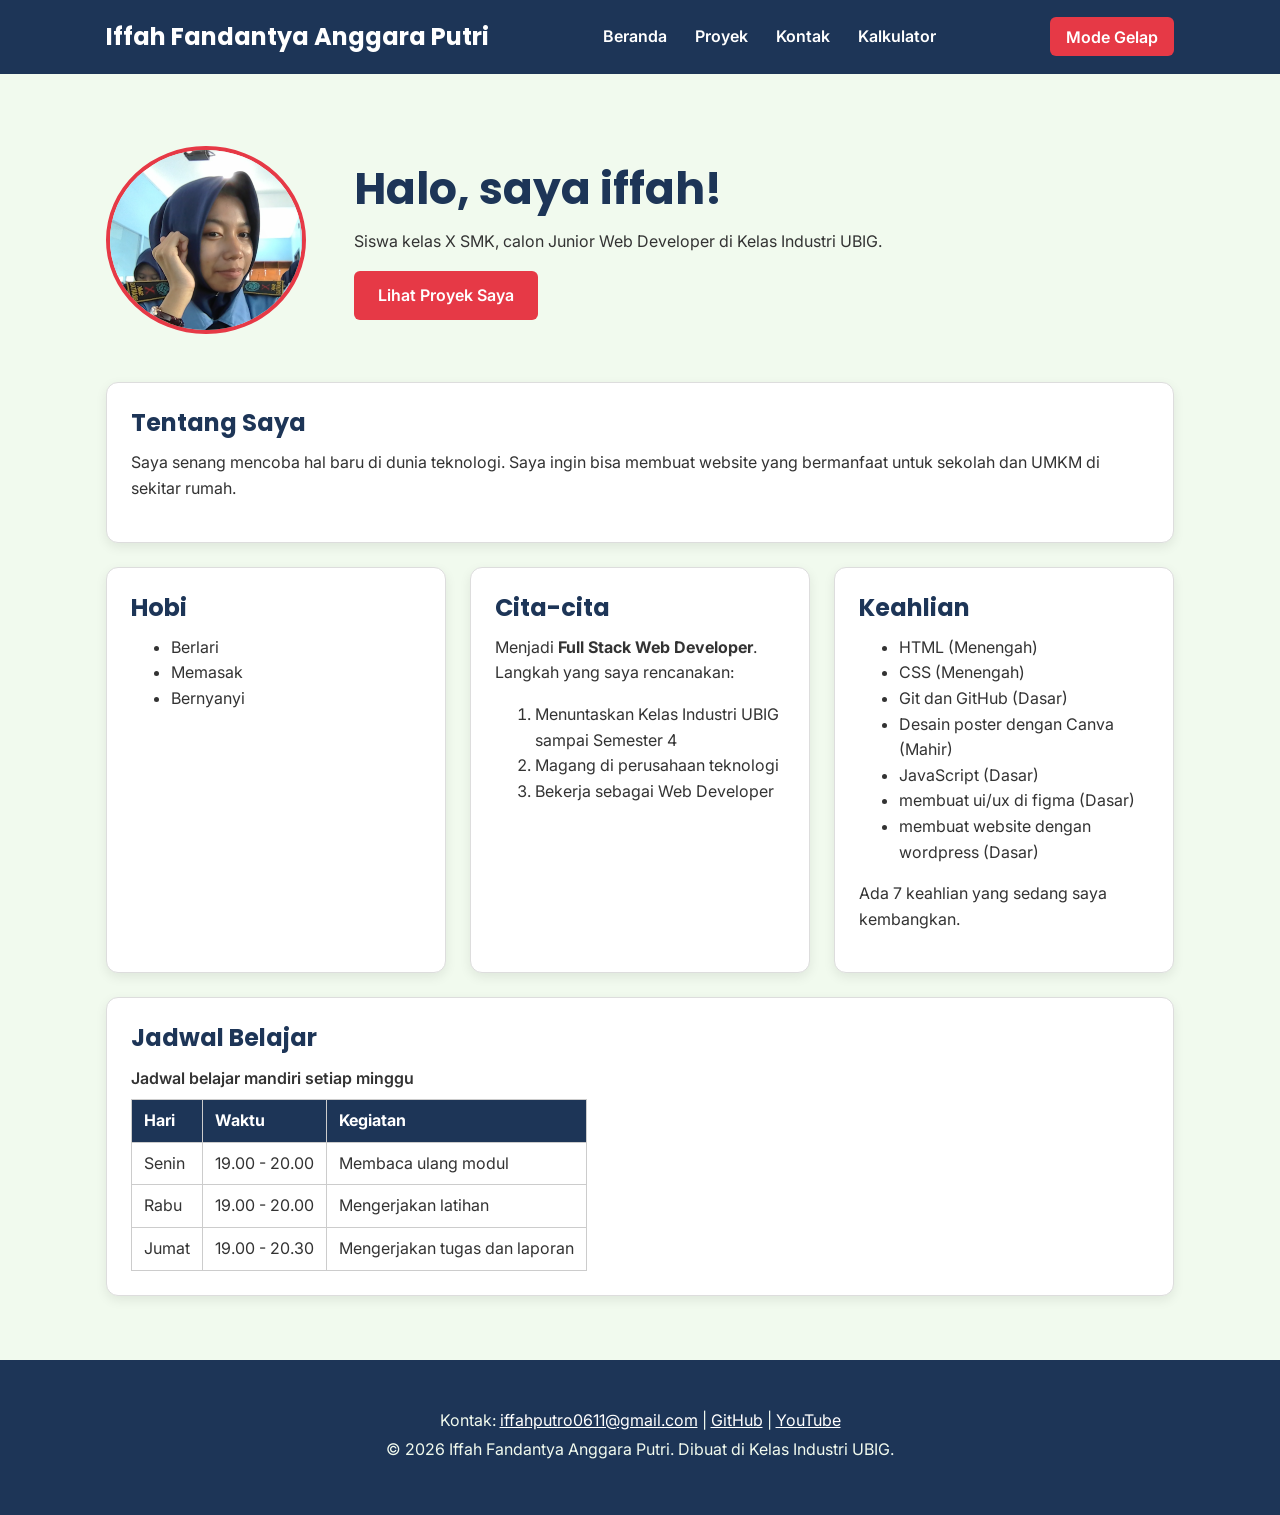
<file: index.html>
<!DOCTYPE html>
<html lang="id">

<head>
  <meta charset="UTF-8">
  <meta name="viewport" content="width=device-width, initial-scale=1.0">
  <title>Iffah Fandantya Anggara Putri | Beranda</title>
  <link rel="icon" href="img/captured_image (1).png">
  <link rel="preconnect" href="https://fonts.googleapis.com">
  <link rel="preconnect" href="https://fonts.gstatic.com" crossorigin>
  <link href="https://fonts.googleapis.com/css2?family=Inter:wght@400;600&family=Poppins:wght@600;700&display=swap"
    rel="stylesheet">
  <link rel="stylesheet" href="css/style.css">
  <script src="js/main.js" defer></script>
</head>

<body>
  <header>
    <div class="container navbar">
      <h1>Iffah Fandantya Anggara Putri</h1>
      <nav class="menu-laptop">
        <ul>
          <li><a href="index.html">Beranda</a></li>
          <li><a href="proyek.html">Proyek</a></li>
          <li><a href="kontak.html">Kontak</a></li>
          <li><a href="kalkulator.html">Kalkulator</a></li>
        </ul>
      </nav>
      <button type="button" id="tombol-tema" class="tombol-tema">Mode Gelap</button>
    </div>
  </header>

  <main>
    <div class="container">
      <section class="hero">
        <img src="img/foto-profile.png" alt="Foto profil Iffah Fandantya Anggara Putri" width="200" height="200">
        <div>
          <h2>Halo, saya iffah!</h2>
          <p>Siswa kelas X SMK, calon Junior Web Developer di Kelas Industri UBIG.</p>
          <a class="tombol" href="proyek.html">Lihat Proyek Saya</a>
        </div>
      </section>

      <section class="kartu">
        <h2>Tentang Saya</h2>
        <p>Saya senang mencoba hal baru di dunia teknologi. Saya ingin bisa membuat website yang bermanfaat untuk
          sekolah dan UMKM di sekitar rumah.</p>
      </section>

      <div class="daftar-kartu">
        <section class="kartu">
          <h2>Hobi</h2>
          <ul>
            <li>Berlari</li>
            <li>Memasak</li>
            <li>Bernyanyi</li>
          </ul>
        </section>

        <section class="kartu">
          <h2>Cita-cita</h2>
          <p>Menjadi <strong>Full Stack Web Developer</strong>. Langkah yang saya rencanakan:</p>
          <ol>
            <li>Menuntaskan Kelas Industri UBIG sampai Semester 4</li>
            <li>Magang di perusahaan teknologi</li>
            <li>Bekerja sebagai Web Developer</li>
          </ol>
        </section>

        <section class="kartu">
          <h2>Keahlian</h2>
          <ul id="daftar-skill"></ul>
          <p id="jumlah-skill"></p>
        </section>
      </div>

      <section class="kartu">
        <h2>Jadwal Belajar</h2>
        <table>
          <caption>Jadwal belajar mandiri setiap minggu</caption>
          <thead>
            <tr>
              <th>Hari</th>
              <th>Waktu</th>
              <th>Kegiatan</th>
            </tr>
          </thead>
          <tbody>
            <tr>
              <td>Senin</td>
              <td>19.00 - 20.00</td>
              <td>Membaca ulang modul</td>
            </tr>
            <tr>
              <td>Rabu</td>
              <td>19.00 - 20.00</td>
              <td>Mengerjakan latihan</td>
            </tr>
            <tr>
              <td>Jumat</td>
              <td>19.00 - 20.30</td>
              <td>Mengerjakan tugas dan laporan</td>
            </tr>
          </tbody>
        </table>
      </section>
    </div>
  </main>

  <footer>
    <footer>
      <p>Kontak: <a href="mailto:iffahputri0611@gmail.com">iffahputro0611@gmail.com</a> |
        <a href="https://github.com/" target="_blank">GitHub</a> |
        <a href="https://www.youtube.com/@stoberryy00" target="_blank">YouTube</a>
      </p>
      <p>&copy; 2026 Iffah Fandantya Anggara Putri. Dibuat di Kelas Industri UBIG.</p>
    </footer>
</body>

</html>
</file>
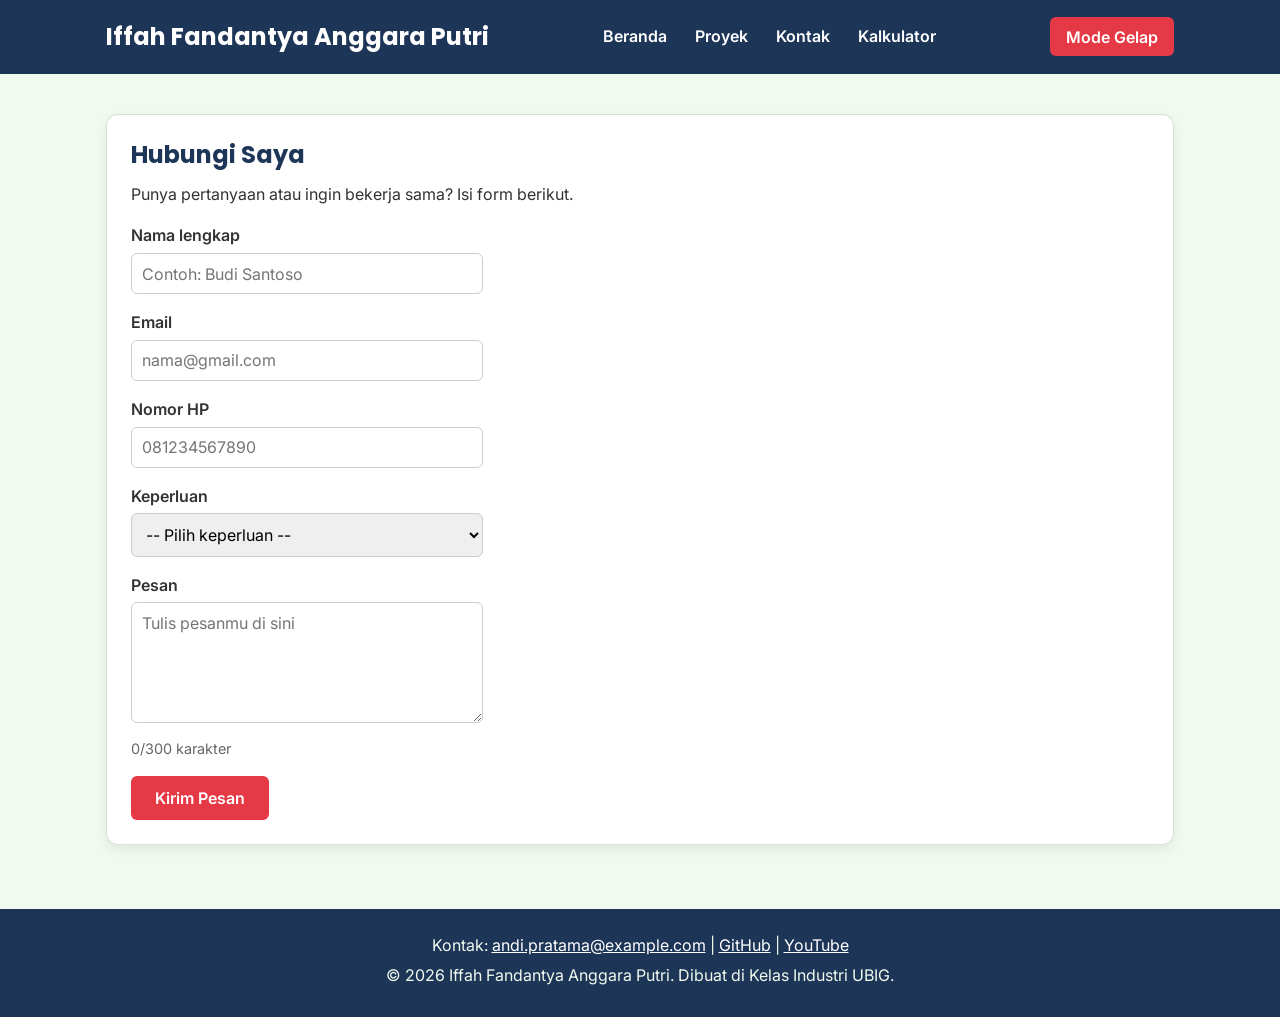
<file: kontak.html>
<!DOCTYPE html>
<html lang="id">

<head>
  <meta charset="UTF-8">
  <meta name="viewport" content="width=device-width, initial-scale=1.0">
  <title>Iffah Fandantya Anggara Putri | Kontak</title>
  <link rel="preconnect" href="https://fonts.googleapis.com">
  <link rel="preconnect" href="https://fonts.gstatic.com" crossorigin>
  <link href="https://fonts.googleapis.com/css2?family=Inter:wght@400;600&family=Poppins:wght@600;700&display=swap"
    rel="stylesheet">
  <link rel="stylesheet" href="css/style.css">
  <script src="js/main.js" defer></script>
</head>

<body>
<header>
  <div class="container navbar">
    <h1>Iffah Fandantya Anggara Putri</h1>
    <nav class="menu-laptop">
      <ul>
        <li><a href="index.html">Beranda</a></li>
        <li><a href="proyek.html">Proyek</a></li>
        <li><a href="kontak.html">Kontak</a></li>
        <li><a href="kalkulator.html">Kalkulator</a></li>
      </ul>
    </nav>
    <!-- Tantangan: menu ponsel yang bisa dibuka-tutup -->
    <details class="menu-ponsel">
      <summary>Menu</summary>
      <nav>
        <ul>
          <li><a href="index.html">Beranda</a></li>
          <li><a href="proyek.html">Proyek</a></li>
          <li><a href="kontak.html">Kontak</a></li>
          <li><a href="kalkulator.html">Kalkulator</a></li>
        </ul>
      </nav>
    </details>
    <button type="button" id="tombol-tema" class="tombol-tema">Mode Gelap</button>
  </div>
  </header>

  <main>
    <div class="container">
      <section class="kartu">
        <h2>Hubungi Saya</h2>
        <p>Punya pertanyaan atau ingin bekerja sama? Isi form berikut.</p>

        <form>
          <p>
            <label for="nama">Nama lengkap</label><br>
            <input type="text" id="nama" name="nama" placeholder="Contoh: Budi Santoso" required>
          </p>
          <p>
            <label for="email">Email</label><br>
            <input type="email" id="email" name="email" placeholder="nama@gmail.com" required>
          </p>
          <p>
            <label for="hp">Nomor HP</label><br>
            <input type="tel" id="hp" name="hp" placeholder="081234567890" required>
          </p>
          <p>
            <label for="keperluan">Keperluan</label><br>
            <select id="keperluan" name="keperluan" required>
              <option value="">-- Pilih keperluan --</option>
              <option value="bertanya">Bertanya</option>
              <option value="kerja-sama">Kerja sama proyek</option>
              <option value="lainnya">Lainnya</option>
            </select>
          </p>
          <p>
            <label for="pesan">Pesan</label><br>
            <textarea id="pesan" name="pesan" rows="5" cols="40" maxlength="300" placeholder="Tulis pesanmu di sini"
              required></textarea><br>
            <span id="hitung-karakter" class="keterangan">0/300 karakter</span>
          </p>
          <button type="submit">Kirim Pesan</button>
        </form>
      </section>
    </div>
  </main>

  <footer>
    <p>Kontak: <a href="mailto:andi.pratama@example.com">andi.pratama@example.com</a> |
      <a href="https://github.com/" target="_blank">GitHub</a> |
      <a href="https://www.youtube.com/" target="_blank">YouTube</a>
    </p>
    <p>&copy; 2026 Iffah Fandantya Anggara Putri. Dibuat di Kelas Industri UBIG.</p>
  </footer>
</body>

</html>
</file>
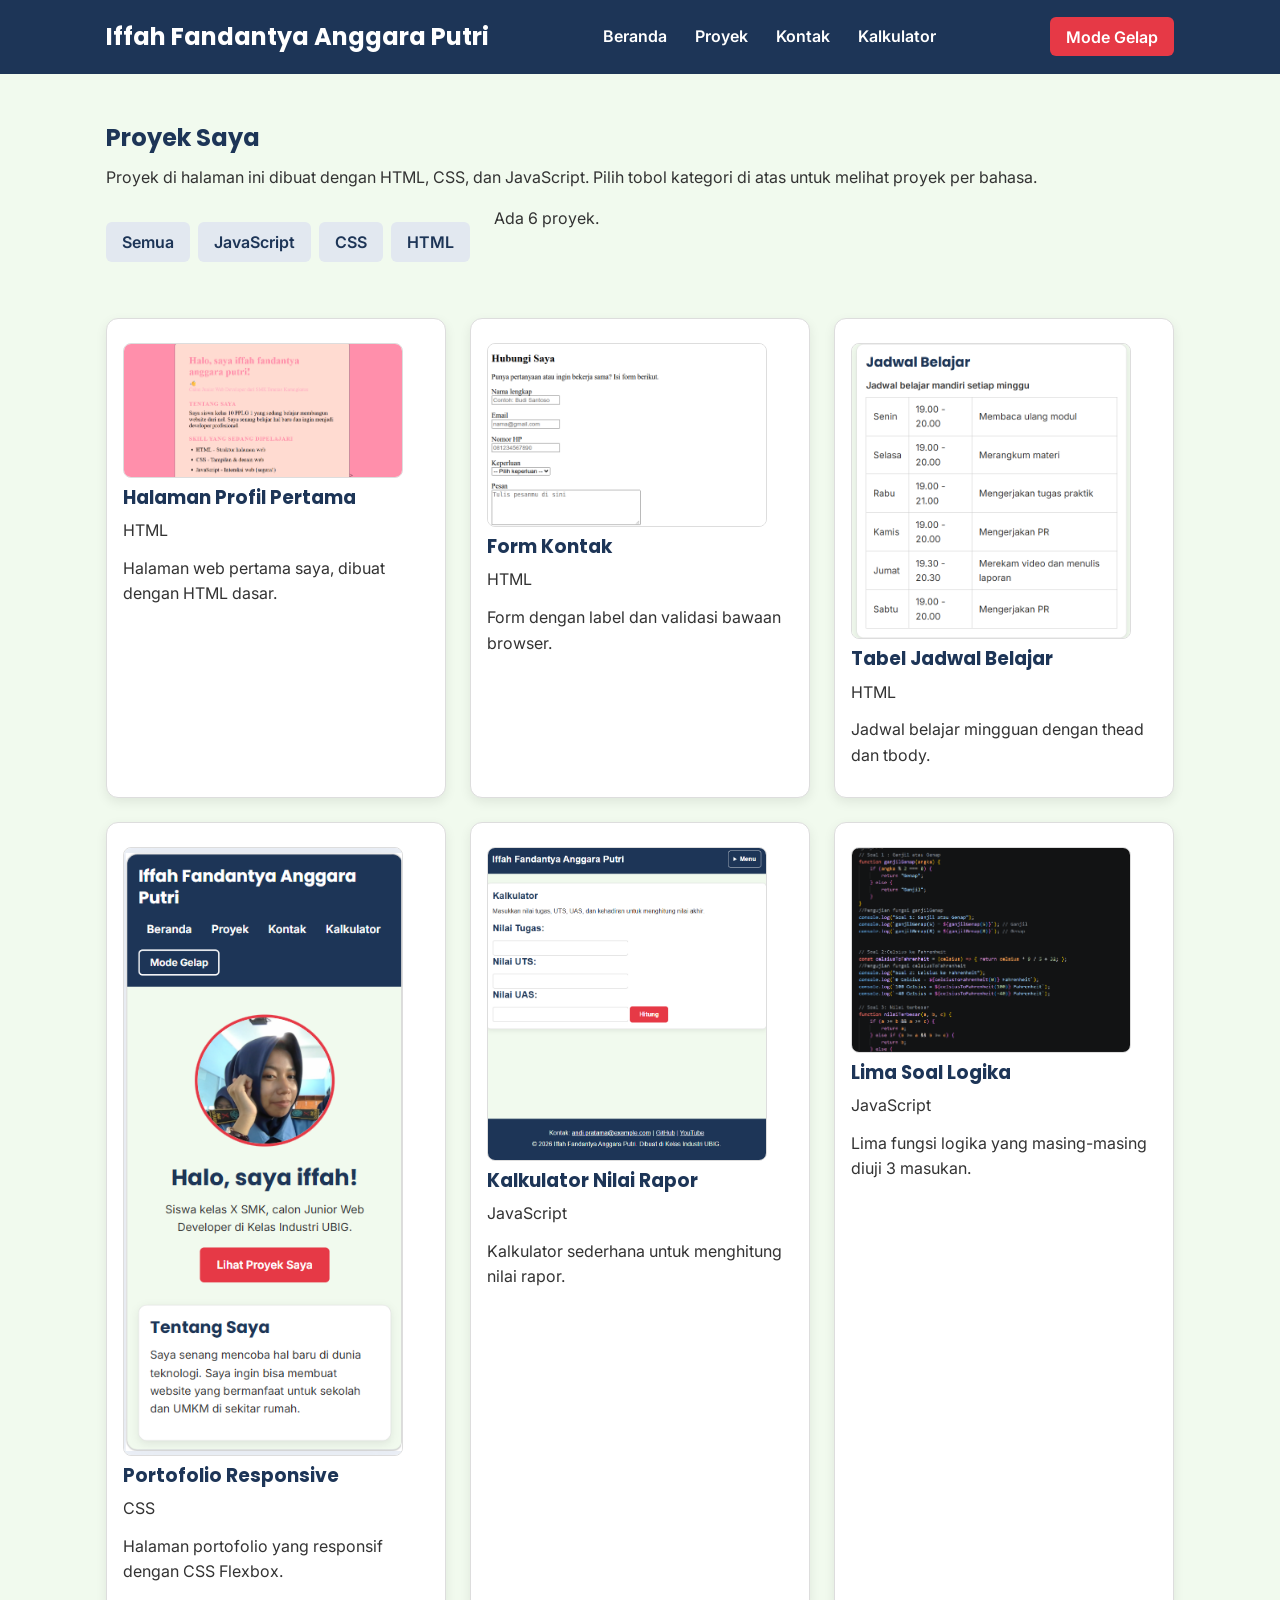
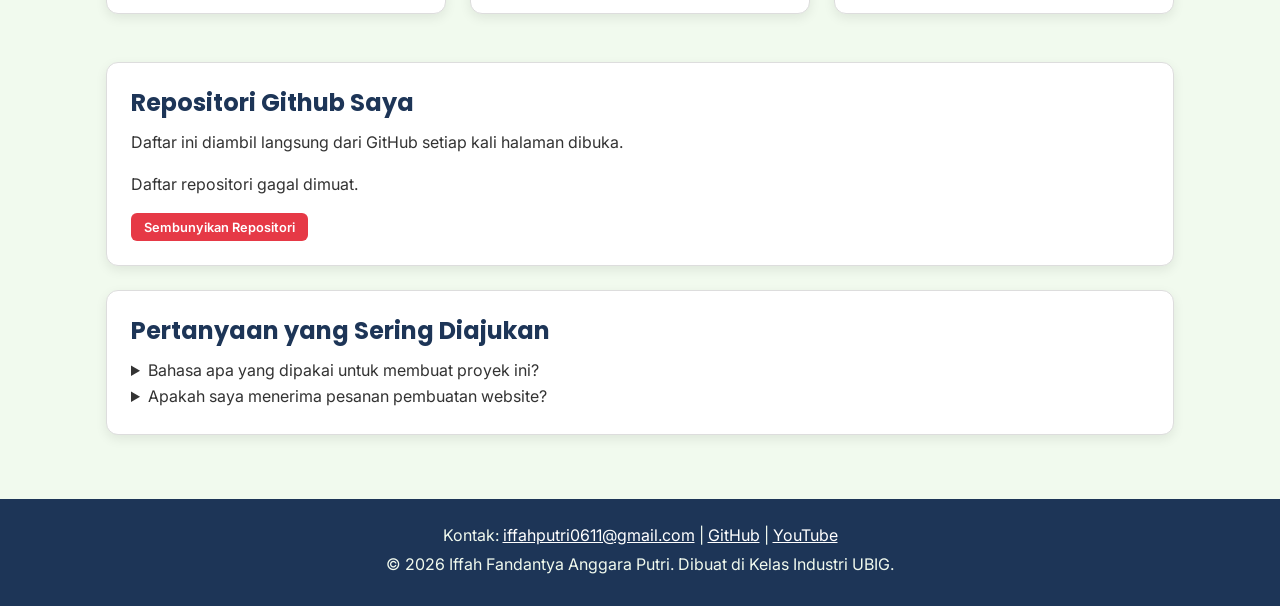
<file: proyek.html>
<!DOCTYPE html>
<html lang="id">

<head>
  <meta charset="UTF-8">
  <meta name="viewport" content="width=device-width, initial-scale=1.0">
  <title>Iffah Fandantya Anggara Putri | Proyek</title>
  <link rel="preconnect" href="https://fonts.googleapis.com">
  <link rel="preconnect" href="https://fonts.gstatic.com" crossorigin>
  <link href="https://fonts.googleapis.com/css2?family=Inter:wght@400;600&family=Poppins:wght@600;700&display=swap"
    rel="stylesheet">
  <link rel="preconnect" href="https://api.github.com">
  <link rel="stylesheet" href="css/style.css">
  <script src="js/main.js" defer></script>
</head>

<body>
  <header>
    <div class="container navbar">
      <h1>Iffah Fandantya Anggara Putri</h1>
      <nav class="menu-laptop">
        <ul>
          <li><a href="index.html">Beranda</a></li>
          <li><a href="proyek.html">Proyek</a></li>
          <li><a href="kontak.html">Kontak</a></li>
          <li><a href="kalkulator.html">Kalkulator</a></li>
        </ul>
      </nav>
      <!-- Tantangan: menu ponsel yang bisa dibuka-tutup -->
      <details class="menu-ponsel">
        <summary>Menu</summary>
        <nav>
          <ul>
            <li><a href="index.html">Beranda</a></li>
            <li><a href="proyek.html">Proyek</a></li>
            <li><a href="kontak.html">Kontak</a></li>
            <li><a href="kalkulator.html">Kalkulator</a></li>
          </ul>
        </nav>
      </details>
      <button type="button" id="tombol-tema" class="tombol-tema">Mode Gelap</button>
    </div>
  </header>

  <main>
    <div class="container">
      <section>
        <h2>Proyek Saya</h2>
        <p>Proyek di halaman ini dibuat dengan HTML, CSS, dan JavaScript.
          Pilih tobol kategori di atas untuk melihat proyek per bahasa.
        </p>

        <div class="daftar-kartu">
          <div class="filter">
            <button type="button" class="tombol-filter" id="filter-semua">Semua</button>
            <button type="button" class="tombol-filter" id="filter-javascript">JavaScript</button>
            <button type="button" class="tombol-filter" id="filter-css">CSS</button>
            <button type="button" class="tombol-filter" id="filter-html">HTML</button>

          </div>
          <p id="jumlah-proyek"></p>
          <div class="daftar-kartu" id="daftar-proyek"></div>
        </div>
      </section>
      <!-- SECTIO REPOSITORI -->
      <section class="kartu">
        <h2>Repositori Github Saya</h2>
        <p>Daftar ini diambil langsung dari GitHub setiap kali halaman dibuka.</p>
        <p id="status-repo"></p>
        <ul id="daftar-repo"></ul>
        <button id="tombol-repo" class="tombol-kecil">Sembunyikan Repositori</button>
      </section>

      <!-- FAQ dengan details dan summary -->
      <section class="kartu">
        <h2>Pertanyaan yang Sering Diajukan</h2>
        <details>
          <summary>Bahasa apa yang dipakai untuk membuat proyek ini?</summary>
          <p>Semua proyek di halaman ini dibuat dengan HTML. Tampilannya akan saya rapikan dengan CSS mulai Minggu 03.
          </p>
        </details>
        <details>
          <summary>Apakah saya menerima pesanan pembuatan website?</summary>
          <p>Belum, saya masih belajar. Namun kamu tetap boleh menghubungi saya melalui halaman Kontak.</p>
        </details>
      </section>
    </div>
  </main>

  <footer>
    <p>Kontak: <a href="mailto:iffahputri0611@gmail.com">iffahputri0611@gmail.com</a> |
      <a href="https://github.com/IFFAHPUTRI0611-BLIP" target="_blank">GitHub</a> |
      <a href="https://www.youtube.com/ipahXrpl1" target="_blank">YouTube</a>
    </p>
    <p>&copy; 2026 Iffah Fandantya Anggara Putri. Dibuat di Kelas Industri UBIG.</p>
  </footer>
</body>

</html>
</file>
<file: css/style.css>
/* Gaya portofolio Iffah Fandantya Anggara Putri
   Palet: #1D3557 (utama), #E63946 (aksen), #F1FAEE (latar)
   Huruf: Poppins (judul), Inter (isi)
   Tata letak: mobile first, titik ubah 768px (tablet) dan 1024px (laptop) */

/* 1. Reset */
* {
  box-sizing: border-box;
  margin: 0;
}

img {
  max-width: 100%;
  height: auto;
}

/* 2. Dasar halaman: warna dan huruf */
body {
  font-family: "Inter", Arial, sans-serif;
  font-size: 1rem;
  line-height: 1.6;
  color: #333333;
  background-color: #F1FAEE;
}

h1,
h2,
h3 {
  font-family: "Poppins", Arial, sans-serif;
  color: #1D3557;
  line-height: 1.3;
}

h2 {
  margin-bottom: 0.75rem;
}

p,
ul,
ol {
  margin-bottom: 1rem;
}

a {
  color: #E63946;
}

/* 3. Wadah, header, dan menu */
.container {
  max-width: 1100px;
  margin: 0 auto;
  padding: 0 1rem;
}

header {
  background-color: #1D3557;
  color: #FFFFFF;
  padding: 1rem 0;
}

header h1 {
  color: #FFFFFF;
  font-size: 1.5rem;
}

.navbar {
  display: flex;
  flex-wrap: wrap;
  justify-content: space-between;
  align-items: center;
  gap: 0.5rem;
}

nav ul {
  display: flex;
  gap: 0.25rem;
  padding: 0;
  margin: 0;
  list-style: none;
}

nav a {
  display: inline-block;
  padding: 0.5rem 0.75rem;
  border-radius: 6px;
  color: #FFFFFF;
  font-weight: 600;
  text-decoration: none;
}

/* Tantangan: menu ponsel buka-tutup dengan details */
.menu-laptop {
  display: none;
}

.menu-ponsel summary {
  padding: 0.5rem 0.75rem;
  border: 1px solid #FFFFFF;
  border-radius: 6px;
  font-weight: 600;
  cursor: pointer;
}

.menu-ponsel ul {
  flex-direction: column;
  margin-top: 0.5rem;
}

/* 4. Isi utama, hero, dan kartu */
main {
  padding: 1.5rem 0;
}

body:has(#daftar-proyek) main {
  padding-top: 3rem;
}

.hero {
  display: flex;
  flex-direction: column;
  align-items: center;
  gap: 1.5rem;
  padding: 1rem 0 2rem;
  text-align: center;
}

.hero img {
  border: 4px solid #E63946;
  border-radius: 50%;
}

.hero h2 {
  font-size: 2rem;
}

.tombol {
  display: inline-block;
  padding: 0.75rem 1.5rem;
  border-radius: 6px;
  background-color: #E63946;
  color: #FFFFFF;
  font-weight: 600;
  text-decoration: none;
}

.kartu {
  background-color: #FFFFFF;
  padding: 1rem;
  margin-bottom: 1.5rem;
  border: 1px solid #DDDDDD;
  border-radius: 12px;
  box-shadow: 0 4px 12px rgba(0, 0, 0, 0.08);
}

.daftar-kartu {
  display: flex;
  flex-wrap: wrap;
  gap: 1.5rem;
  margin-bottom: 1.5rem;
}

.daftar-kartu .kartu {
  flex: 1 1 280px;
  margin-bottom: 0;
}

article img {
  border-radius: 8px;
  border: 1px solid #DDDDDD;
}

/* 5. Tabel */
table {
  border-collapse: collapse;
}

caption {
  font-weight: 600;
  text-align: left;
  margin-bottom: 0.5rem;
}

th,
td {
  border: 1px solid #CCCCCC;
  padding: 0.5rem 0.75rem;
  text-align: left;
}

th {
  background-color: #1D3557;
  color: #FFFFFF;
}

/* 6. Form */
label {
  font-weight: 600;
}

input,
select,
textarea {
  width: 100%;
  max-width: 22rem;
  padding: 0.6rem;
  margin-top: 0.25rem;
  border: 1px solid #CCCCCC;
  border-radius: 6px;
  font-family: inherit;
  font-size: 1rem;
}

button {
  padding: 0.75rem 1.5rem;
  border: none;
  border-radius: 6px;
  background-color: #E63946;
  color: #FFFFFF;
  font-family: inherit;
  font-size: 1rem;
  font-weight: 600;
  cursor: pointer;
}

/* 7. Footer */
footer {
  background-color: #1D3557;
  color: #F1FAEE;
  text-align: center;
  padding: 1.5rem;
}

footer p {
  margin-bottom: 0.25rem;
}

footer a {
  color: #FFFFFF;
}

/* 8. Tablet: lebar layar 768px ke atas */
@media (min-width: 768px) {
  .menu-laptop {
    display: block;
  }

  .menu-ponsel {
    display: none;
  }

  .hero {
    flex-direction: row;
    padding: 2rem 0 3rem;
    text-align: left;
  }

  .kartu {
    padding: 1.5rem;
  }
}

/* 9. Laptop: lebar layar 1024px ke atas */
@media (min-width: 1024px) {
  main {
    padding: 2.5rem 0;
  }

  .hero {
    gap: 3rem;
  }

  .hero h2 {
    font-size: 2.75rem;
  }
}

/* =================================
   TAMBAHAN MODUL P1-W07
   ================================= */

/* Tombol mode gelap */
body {
  transition: background-color 0.3s, color 0.3s;
}

#tombol-tema {
  padding: 0.6rem 1rem;
  background-color: #E63946;
  color: white;
}

/* Tampilan mode gelap */
body.gelap {
  background-color: #172033;
  color: #F1FAEE;
}

body.gelap h1,
body.gelap h2,
body.gelap h3 {
  color: #F1FAEE;
}

body.gelap .kartu {
  background-color: #243149;
  color: #F1FAEE;
  border-color: #526078;
}

body.gelap table,
body.gelap th,
body.gelap td {
  border-color: #64748B;
}

body.gelap input,
body.gelap textarea,
body.gelap select {
  background-color: #243149;
  color: white;
  border-color: #64748B;
}

/* Filter kategori proyek */
.filter-proyek {
  display: flex;
  flex-wrap: wrap;
  gap: 0.5rem;
  margin: 1rem 0;
}

.tombol-filter {
  background-color: #E2E8F0;
  color: #1D3557;
  padding: 0.6rem 1rem;
}

.tombol-filter.aktif {
  background-color: #E63946;
  color: white;
}

/* Label kategori proyek */
.label {
  display: inline-block;
  background-color: #F1FAEE;
  color: #1D3557;
  padding: 0.3rem 0.7rem;
  border-radius: 6px;
  font-weight: 600;
  margin-bottom: 0.5rem;
}

/* Tampilan kartu proyek */
#daftar-proyek .kartu {
  flex: 1 1 280px;
}

#daftar-proyek img {
  width: 100%;
  max-width: 280px;
  margin: 0.5rem 0;
}

/* Penghitung karakter */
#hitung-karakter {
  display: block;
  margin-top: 0.4rem;
  font-size: 0.9rem;
  color: #666666;
}

body.gelap #hitung-karakter {
  color: #F1FAEE;
}
/* Tombol ukuran kecil */
.tombol-kecil {
  padding: 0.4rem 0.8rem;
  font-size: 0.8rem;
}
/* Menyembunyikan elemen */
.tersembunyi {
  display: none;
}

.area-proyek {
  width: 100%;
}

.filter {
  display: flex;
  flex-wrap: wrap;
  gap: 0.5rem;
  margin: 1rem 0;
}

#daftar-proyek {
  display: flex;
  flex-wrap: wrap;
  gap: 1.5rem;
  margin: 1rem 0 1.5rem;
}

.kartu-proyek {
  flex: 1 1 280px;
  min-width: 0;
  padding: 1rem;
  margin-bottom: 0;
  background-color: #FFFFFF;
  border: 1px solid #DDDDDD;
  border-radius: 12px;
  box-shadow: 0 4px 12px rgba(0, 0, 0, 0.08);
}

.kartu-proyek img {
  display: block;
  width: 100%;
  height: auto;
  margin: 0.5rem 0;
  border: 1px solid #DDDDDD;
  border-radius: 8px;
}

.kartu-proyek h3 {
  margin-bottom: 0.5rem;
}

.kartu-proyek p {
  margin-bottom: 0.75rem;
}

body.gelap .kartu-proyek {
  background-color: #243149;
  color: #F1FAEE;
  border-color: #526078;
}
</file>
